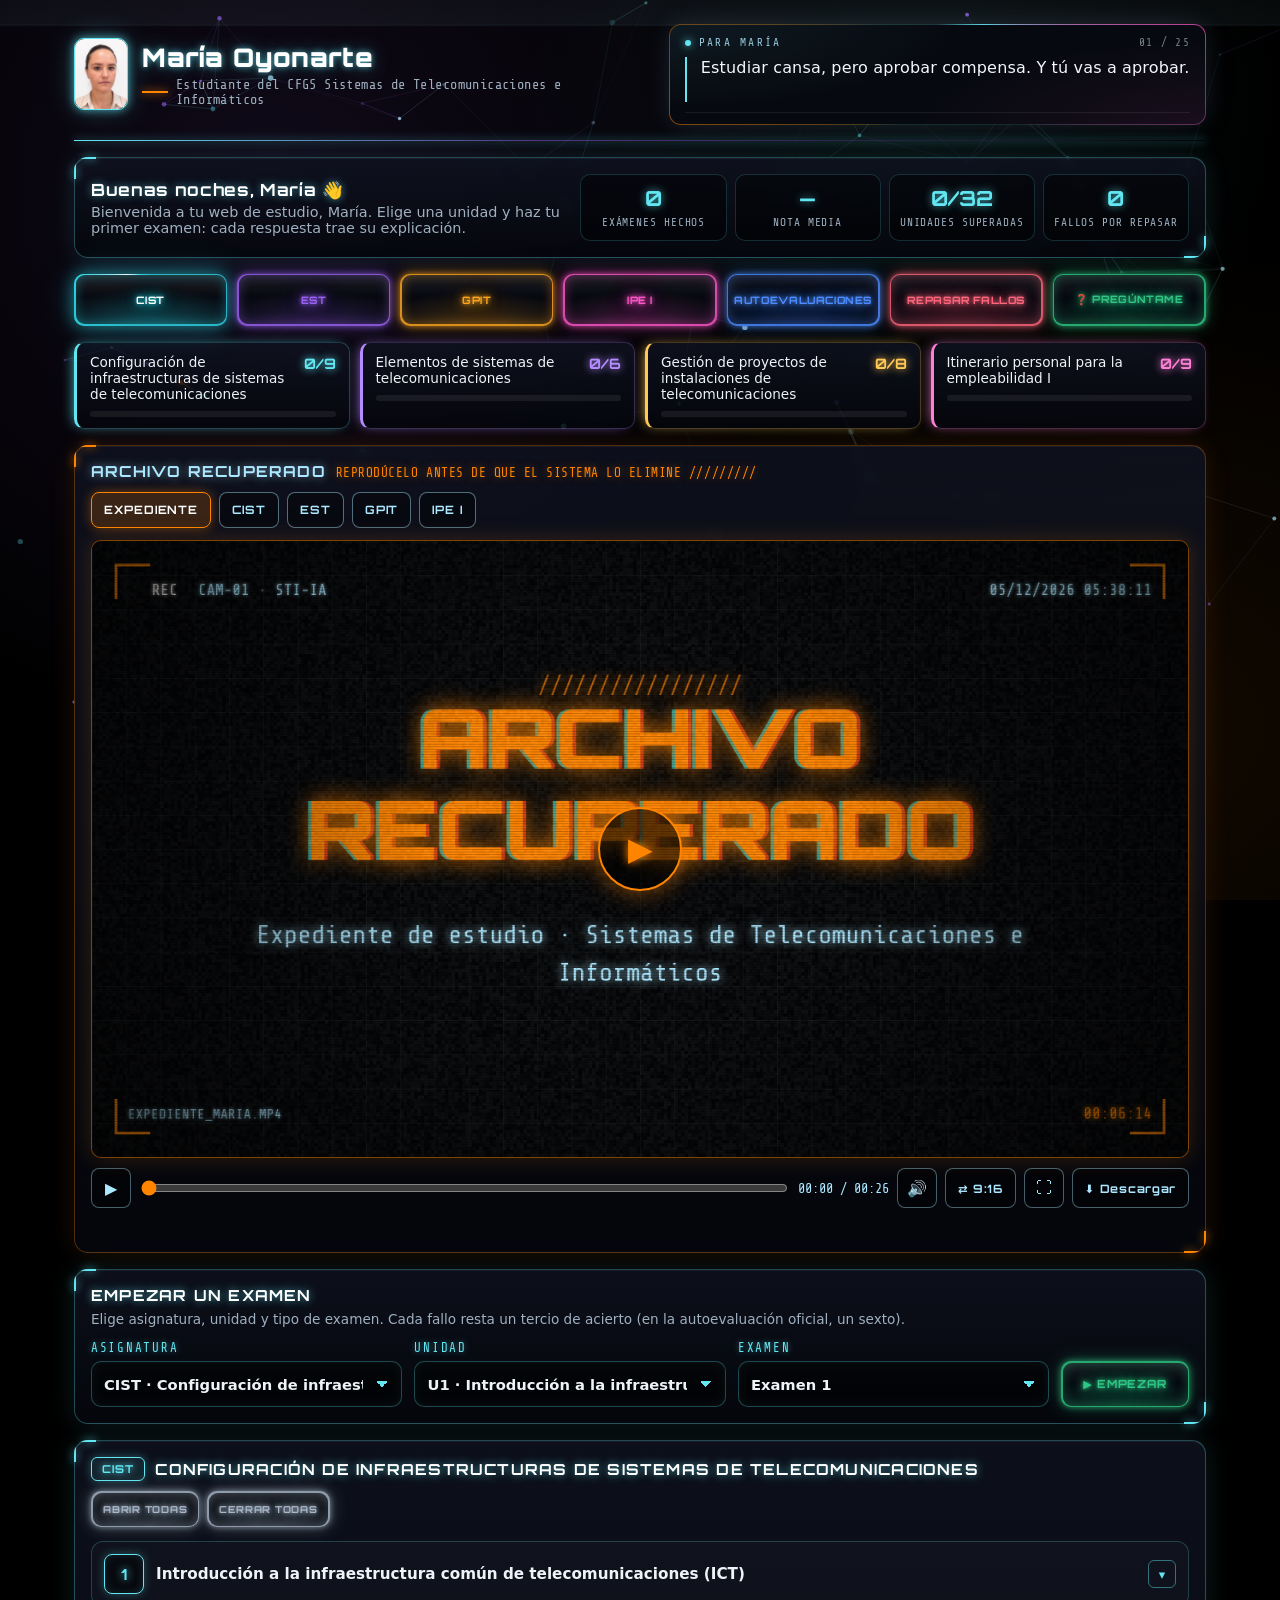
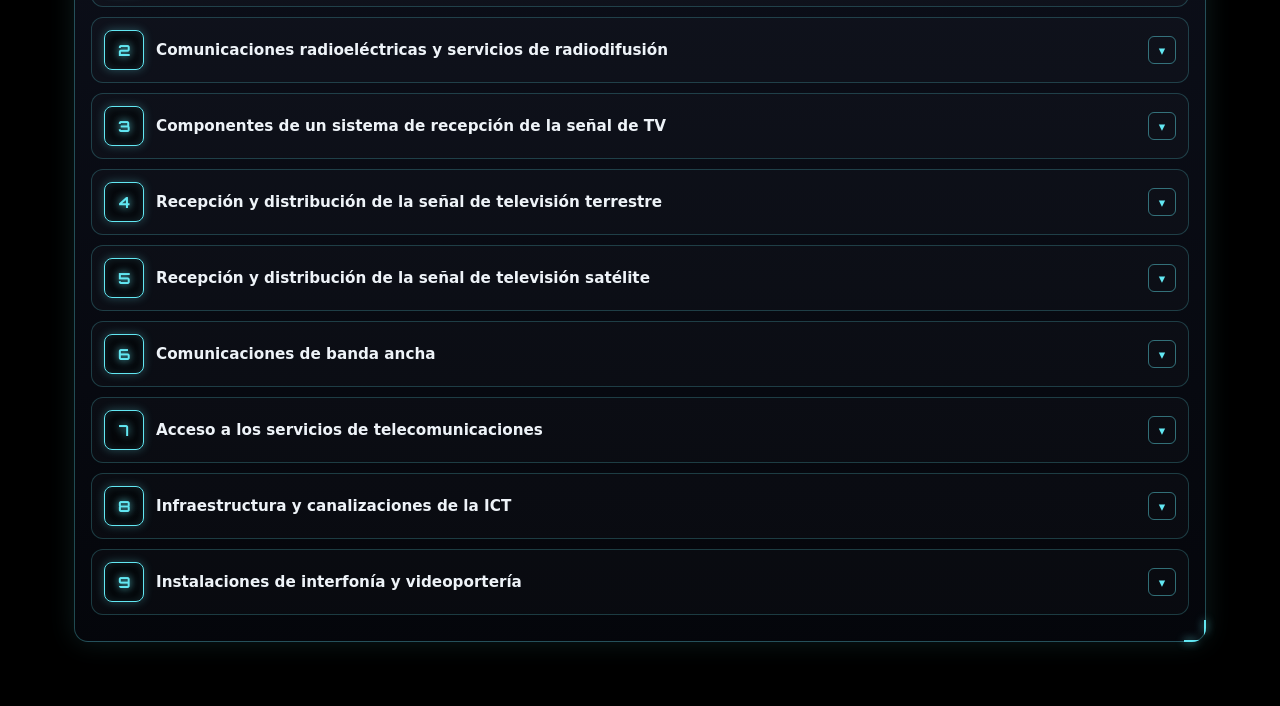
<file: index.html>
<!doctype html>
<html lang="es">
<head>
  <meta charset="utf-8">
  <meta name="viewport" content="width=device-width, initial-scale=1">
  <title>María Oyonarte · CFGS STI</title>
  <meta name="description" content="Tests de práctica del CFGS Sistemas de Telecomunicaciones e Informáticos">
  <meta name="theme-color" content="#160d1d">
  <link rel="icon" type="image/png" href="img/icono.png">
  <link rel="apple-touch-icon" href="img/icono-180.png">
  <link rel="preconnect" href="https://fonts.googleapis.com">
  <link rel="preconnect" href="https://fonts.gstatic.com" crossorigin>
  <link rel="stylesheet" href="https://fonts.googleapis.com/css2?family=Orbitron:wght@500;700;900&family=Share+Tech+Mono&display=swap">
  <link rel="stylesheet" href="styles.css?v=20261112f">
</head>
<body>
  <div class="envoltorio">
    <header class="cabecera">
      <img class="logo avatar" src="img/maria.jpg?v=2" alt="Foto de María Oyonarte" width="54" height="72">
      <div>
        <h1>María Oyonarte</h1>
        <p>Estudiante del CFGS Sistemas de Telecomunicaciones e Informáticos</p>
      </div>
      <aside id="animo" class="animo" aria-label="Mensajes de ánimo"></aside>
    </header>

    <section id="saludo" class="saludo" aria-live="polite"></section>

    <nav id="botonera" class="botonera" aria-label="Asignaturas y accesos"></nav>
    <section id="franja" class="franja" aria-label="Progreso por asignatura"></section>

    <section class="panel archivo" aria-labelledby="t-archivo">
      <h2 id="t-archivo"><span class="sello">Archivo recuperado</span> <span class="aviso-borrado">Reprodúcelo antes de que el sistema lo elimine <span aria-hidden="true">/////////</span></span></h2>
      <div id="cintas" class="cintas" role="group" aria-label="Elegir vídeo"></div>
      <div id="pantalla" class="pantalla">
        <canvas id="lienzo" width="1280" height="720" role="img" aria-label="Vídeo animado con tu progreso de estudio"></canvas>
        <button id="play-grande" class="play-grande" type="button" aria-label="Reproducir el vídeo">▶</button>
        <div id="fin" class="fin" hidden>
          <a id="fin-ir" class="neon c-naranja" href="#">▶ Empezar</a>
          <button id="fin-otra" class="neon c-gris" type="button">↺ Ver otra vez</button>
        </div>
      </div>
      <div class="mandos">
        <button id="v-play" class="mando" type="button" aria-label="Reproducir">▶</button>
        <input id="v-barra" type="range" min="0" max="1" step="0.01" value="0" aria-label="Posición del vídeo">
        <span id="v-tiempo" class="v-tiempo">00:00 / 00:00</span>
        <button id="v-sonido" class="mando" type="button" aria-label="Quitar sonido">🔊</button>
        <button id="v-formato" class="mando ancho" type="button">⇄ 9:16</button>
        <button id="v-completa" class="mando" type="button" aria-label="Pantalla completa">⛶</button>
        <button id="v-descargar" class="mando ancho" type="button">⬇ Descargar</button>
      </div>
      <p id="v-aviso" class="ayuda v-aviso" aria-live="polite"></p>
    </section>

    <section class="panel" aria-labelledby="t-lanzador">
      <h2 id="t-lanzador">Empezar un examen</h2>
      <p class="ayuda">Elige asignatura, unidad y tipo de examen. Cada fallo resta un tercio de acierto (en la autoevaluación oficial, un sexto).</p>
      <div class="lanzador">
        <label>Asignatura <select id="sel-modulo"></select></label>
        <label>Unidad <select id="sel-unidad"></select></label>
        <label>Examen <select id="sel-tipo"></select></label>
        <a id="empezar" class="neon c-verde" href="#"><span class="txt">▶ Empezar</span></a>
      </div>
    </section>

    <main id="app"></main>

  </div>
  <script src="data/indice.js?v=20261112f"></script>
  <script src="comun.js?v=20261112f"></script>
  <script src="app.js?v=20261112f"></script>
  <script src="videos.js?v=20261112f"></script>
  <script src="fondo.js?v=20261112f"></script>
  <script src="animo.js?v=20261112f"></script>
</body>
</html>
</file>
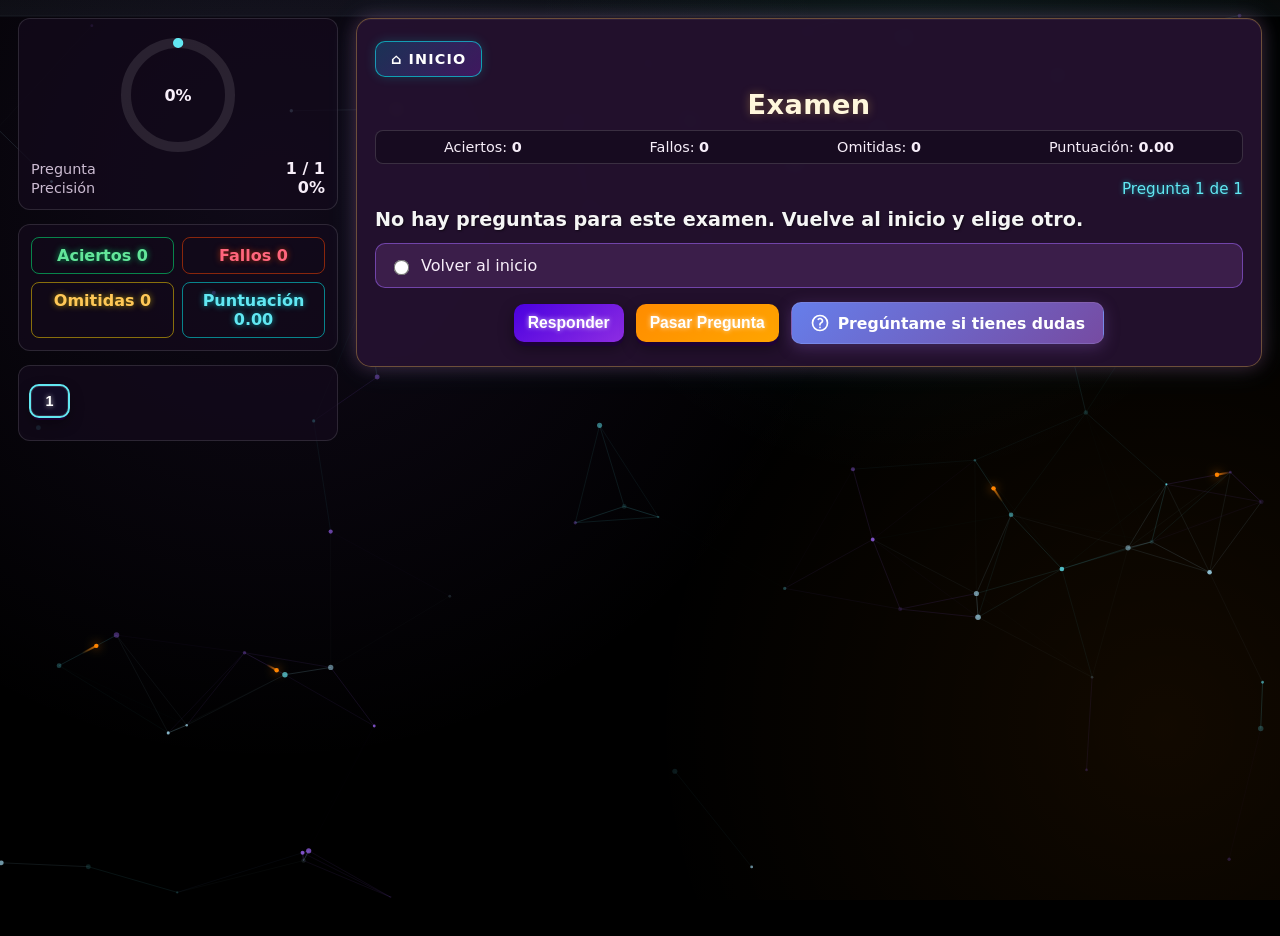
<file: examen.html>
﻿<!DOCTYPE html>
<html lang="es">
<head>
  <meta charset="UTF-8" />
  <meta name="viewport" content="width=device-width, initial-scale=1" />
  <title>Examen · CFGS STI</title>
  <link rel="icon" type="image/png" href="img/icono.png" />
  <link rel="apple-touch-icon" href="img/icono-180.png" />
    <style>
    
    /* General Setup & Mobile First */
    :root{ --bg:#120e26;--panel:rgba(15,12,41,.88);--text:#e0e0e0;--muted:#b9b9c6;--cyan:#00ffff;--magenta:#c0f;--violet:#8e2de2;--blue:#1e90ff;--amber:#ffd700;--orange:#ffa500;--green:#00ff7f;--red:#ff4500; --shadow:0 0 15px rgba(0,255,255,.3),0 0 25px rgba(75,0,130,.4) } body{background-image:linear-gradient(30deg,rgba(0,220,220,.06) 12%,transparent 12.5%,transparent 87%,rgba(0,220,220,.06) 87.5%,rgba(0,220,220,.06)),linear-gradient(90deg,rgba(0,220,220,.08) 12%,transparent 12.5%,transparent 87%,rgba(0,220,220,.08) 87.5%,rgba(0,220,220,.08)),linear-gradient(-30deg,rgba(0,220,220,.06) 12%,transparent 12.5%,transparent 87%,rgba(0,220,220,.06) 87.5%,rgba(0,220,220,.06));background-size:44px 76px;background-attachment:fixed;}
    html{scrollbar-width:none;scroll-behavior:smooth}
    html::-webkit-scrollbar,body::-webkit-scrollbar{display:none;width:0;height:0}
    aside#dashboard{scrollbar-width:none!important}aside#dashboard::-webkit-scrollbar{display:none!important}
    body{margin:0;padding:12px;background:var(--bg);color:var(--text);font-family:system-ui,-apple-system,Segoe UI,Roboto,Ubuntu,Cantarell,Noto Sans,sans-serif;min-height:100vh;display:flex;flex-direction:column;gap:18px;overflow-x:hidden}
    aside#dashboard{order:2;background:transparent;border:0;border-radius:0;box-shadow:none;backdrop-filter:none;padding:0;display:flex;flex-direction:column;gap:14px}
    aside#dashboard{scrollbar-width:thin;scrollbar-color:var(--cyan) rgba(10,8,30,.6)}aside#dashboard::-webkit-scrollbar{width:8px}aside#dashboard::-webkit-scrollbar-track{background:rgba(10,8,30,.6);border-radius:10px}aside#dashboard::-webkit-scrollbar-thumb{background-color:var(--cyan);border-radius:10px;border:2px solid transparent;background-clip:content-box}aside#dashboard::-webkit-scrollbar-thumb:hover{background-color:var(--violet)}
    .card{border:1px solid rgba(255,255,255,.12);border-radius:12px;padding:12px;background:rgba(10,8,30,.6)}
    .row{display:flex;gap:10px;align-items:center;justify-content:space-between}
    .muted{color:var(--muted);font-size:.9rem}
    .ring{width:120px;height:120px;margin:4px auto;position:relative}
    .ring svg{transform:rotate(-90deg);width:120px;height:120px;display:block}
    .ring .label{position:absolute;inset:0;display:grid;place-items:center;font-weight:800}
    .stat-grid{display:grid;grid-template-columns:1fr 1fr;gap:8px}
    .badge{border-radius:8px;padding:8px 10px;text-align:center;font-weight:800}
    .ok{color:var(--green);border:1px solid rgba(0,255,127,.5);text-shadow:0 0 6px rgba(0,255,127,.6)}
    .ko{color:var(--red);border:1px solid rgba(255,69,0,.5);text-shadow:0 0 6px rgba(255,69,0,.6)}
    .sk{color:var(--amber);border:1px solid rgba(255,215,0,.5);text-shadow:0 0 6px rgba(255,215,0,.6)}
    .sc{color:var(--cyan);border:1px solid rgba(0,255,255,.5);text-shadow:0 0 6px rgba(0,255,255,.6)}
    .controls{display:none !important} .settings{display:none!important}
    button{padding:10px 14px;font-size:.98rem;font-weight:800;border:none;border-radius:10px;color:#fff;cursor:pointer;transition:transform .15s,box-shadow .2s;text-shadow:0 0 5px rgba(255,255,255,.7);background:linear-gradient(145deg,#4a00e0,#8e2de2);box-shadow:0 4px 0 rgba(30,0,60,.8),0 6px 15px rgba(0,0,0,.4)}
    button:hover{transform:translateY(-2px);box-shadow:0 4px 0 rgba(30,0,60,.8),0 6px 20px rgba(0,0,0,.5),0 0 15px var(--magenta),0 0 25px var(--magenta)}
    .btn-blue{background:linear-gradient(145deg,#00bfff,#1e90ff)}.btn-amber{background:linear-gradient(145deg,#ff8c00,#ffa500)}.btn-red{background:linear-gradient(145deg,#ff4b2b,#ff416c)}
    main{order:1;display:flex;justify-content:center;align-items:flex-start}
    #quiz-container{background:var(--panel);padding:18px 14px;border-radius:15px;box-shadow:var(--shadow);border:1px solid rgba(255,255,255,.3);width:100%;backdrop-filter:blur(6px);box-sizing:border-box}
    h1{text-align:center;color:#fff;margin:0 0 8px;font-weight:900;letter-spacing:.4px;text-shadow:0 0 8px var(--primary-shadow,.7),0 0 12px var(--primary-shadow,.5);font-size:1.5rem;}
    #live-stats-container{display:flex;flex-wrap:wrap;justify-content:space-around;gap:8px;border:1px solid rgba(255,255,255,.15);border-radius:8px;background:rgba(10,8,30,.7);padding:8px;margin-bottom:16px;font-size:.9rem}
    #question-counter{font-size:.95rem;color:var(--cyan);text-align:right;margin:6px 0 10px;text-shadow:0 0 5px rgba(0,255,255,.5)}
    #question-text{font-size:1.1rem;font-weight:800;margin-bottom:12px;color:#f5f5f5;text-shadow:1px 1px 2px rgba(0,0,0,.5)}
    #options-container{display:grid;gap:10px;margin-bottom:10px}
    .option{display:flex;align-items:center;gap:10px;padding:12px 14px;border:1px solid rgba(75,0,130,.7);border-radius:10px;cursor:pointer;background:rgba(48,43,99,.6);transition:.2s}
    .option:hover{background:rgba(75,0,130,.7);border-color:var(--cyan);box-shadow:0 0 8px rgba(0,255,255,.4)}
    .option input[type=radio]{accent-color:var(--cyan);transform:scale(1.2)}
    #timer-bar{height:6px;border-radius:6px;background:rgba(255,255,255,.15);overflow:hidden;margin:6px 0 0}
    #timer-fill{height:100%;width:100%;background:linear-gradient(90deg,var(--cyan),var(--green));box-shadow:0 0 10px rgba(0,255,255,.6)}
    #feedback-container{margin-top:10px;padding:14px;border-radius:10px;font-weight:800;border:2px solid transparent;box-shadow:0 0 10px rgba(255,255,255,.15)}
    .feedback-correct{background:rgba(0,255,127,.12);border-color:var(--green);color:var(--green)}
    .feedback-incorrect{background:rgba(255,69,0,.12);border-color:var(--red);color:var(--red)}
    .feedback-skipped{background:rgba(255,215,0,.12);border-color:var(--amber);color:var(--amber)}
    .feedback-explanation{font-weight:600;margin-top:10px;font-size:.95rem;color:#f0f0f0;text-shadow:none}
    .feedback-fundamento{display:block;margin-top:6px}
    #navigation-buttons{display:flex;flex-wrap:wrap;justify-content:center;gap:12px;margin-top:14px;align-items:center;}
    .hidden{display:none!important}
    .option.disabled{cursor:default;background:rgba(60,60,60,.6)!important;color:#aaa!important;border-color:#555!important;box-shadow:none!important}
    #score-container{text-align:center;font-size:1.05rem;margin-top:10px;padding:18px;background:rgba(15,12,41,.9);border-radius:14px;border:1px solid var(--violet);box-shadow:0 0 15px rgba(142,45,226,.35)}
    #final-score{display:inline-block;font-size:3.8rem;line-height:1;font-weight:900;margin:10px 0;text-shadow:0 0 16px currentColor,0 0 28px rgba(129,199,132,.45)}
    #score-container p:has(#final-score){font-size:1.2rem;margin:14px 0 18px}
    #score-breakdown{margin-top:12px;text-align:left;font-size:.95rem;max-height:none;overflow:visible;border:1px solid rgba(255,255,255,.12);border-radius:8px;padding:10px}
    .navigator{display:grid;grid-template-columns:repeat(auto-fill,minmax(36px,1fr));gap:6px;margin:8px 0 12px}
    .pill{font-size:.9rem;padding:6px;border-radius:8px;text-align:center;border:1px solid rgba(255,255,255,.12);background:rgba(20,16,48,.6);color:var(--muted)}
    .pill.ok{color:var(--green);border-color:rgba(0,255,127,.4)}.pill.ko{color:var(--red);border-color:rgba(255,69,0,.4)}.pill.sk{color:var(--amber);border-color:rgba(255,215,0,.4)}.pill.cur{outline:2px solid var(--cyan);color:#fff}
    .toast{position:fixed;bottom:16px;right:16px;background:rgba(20,16,48,.95);color:var(--text);border:1px solid rgba(0,255,255,.35);border-radius:10px;padding:10px 12px;box-shadow:var(--shadow);z-index:99}
    #final-overlay{position:fixed;inset:0;background:radial-gradient(1200px 600px at 50% 10%,rgba(0,255,255,.25),transparent 60%),radial-gradient(1200px 600px at 50% 90%,rgba(193,53,132,.25),transparent 60%),rgba(8,6,24,.96);display:grid;place-items:center;z-index:200;padding:12px}
    #final-card{border:1px solid rgba(0,255,255,.5);border-radius:18px;padding:24px 16px;background:rgba(15,12,41,.88);box-shadow:0 0 30px rgba(0,255,255,.2),0 0 45px rgba(193,53,132,.18);text-align:center;max-width:720px;width:min(92%,720px)}
    #final-title{font-size:1.8rem;font-weight:900;letter-spacing:.4px;text-shadow:0 0 12px rgba(0,255,255,.7)}
    #final-score-big{font-size:3.5rem;font-weight:900;margin:6px 0 12px}
    #final-msg{color:var(--muted);margin-bottom:14px}
    #final-actions{display:flex;gap:10px;flex-wrap:wrap;justify-content:center}
    .grade-green{color:var(--green);text-shadow:0 0 18px rgba(0,255,127,.6)}.grade-cyan{color:var(--cyan);text-shadow:0 0 18px rgba(0,255,255,.6)}.grade-amber{color:var(--amber);text-shadow:0 0 18px rgba(255,215,0,.6)}.grade-red{color:var(--red);text-shadow:0 0 18px rgba(255,69,0,.6)}
    .confetti{position:fixed;top:-10px;width:8px;height:14px;opacity:.9;transform:rotate(15deg);z-index:201}
    @keyframes fallConfetti{to{transform:translateY(110vh) rotate(360deg)}}
    
    .option.option-correct{background:rgba(0,255,127,.15)!important;border-color:var(--green)!important;box-shadow:0 0 8px rgba(0,255,127,.5)!important}
    .option.option-incorrect{background:rgba(255,69,0,.15)!important;border-color:var(--red)!important}
    .breakdown-item{padding-bottom:12px;margin-bottom:12px;border-bottom:1px solid rgba(255,255,255,.1)}.breakdown-item:last-child{border-bottom:none;margin-bottom:0}
    .breakdown-item .q-text{font-weight:700;color:#fff;margin-bottom:8px}
    .breakdown-item .chosen-ans{color:var(--red)}
    .breakdown-item .correct-ans{color:var(--green)}
    .breakdown-item .explanation{font-size:.9rem;color:var(--muted);margin-top:8px;background:rgba(0,0,0,.2);padding:8px;border-radius:6px}
    #score-breakdown h3{margin:0 0 10px;color:var(--cyan);border-bottom:1px solid var(--cyan);padding-bottom:5px}



    .agente-test-toolbar{display:flex;justify-content:flex-start;margin:0 0 12px}
    .agente-home-link{display:inline-flex;align-items:center;gap:8px;padding:9px 15px;border:1px solid rgba(0,255,255,.55);border-radius:10px;color:#fff;text-decoration:none;font-size:.9rem;font-weight:850;letter-spacing:.08em;background:linear-gradient(135deg,rgba(0,191,255,.2),rgba(142,45,226,.28));box-shadow:0 0 12px rgba(0,255,255,.16);transition:transform .15s,box-shadow .2s,border-color .2s}
    .agente-home-link:hover{transform:translateY(-2px);border-color:var(--cyan);box-shadow:0 0 18px rgba(0,255,255,.4)}
    .agente-home-link:focus-visible{outline:2px solid var(--amber);outline-offset:3px}

    
    /* Help Button Styles - Inline and Elegant */
    .btn-help {
        background: linear-gradient(135deg, #667eea 0%, #764ba2 100%);
        color: #fff;
        padding: 10px 18px;
        border-radius: 10px;
        display: inline-flex;
        align-items: center;
        gap: 8px;
        box-shadow: 0 4px 15px rgba(118, 75, 162, 0.4);
        text-decoration: none;
        font-weight: 800;
        font-size: .98rem;
        transition: transform .2s, box-shadow .2s;
        border: 1px solid rgba(255,255,255,0.1);
        cursor: pointer;
    }
    .btn-help:hover {
        transform: translateY(-2px);
        box-shadow: 0 6px 20px rgba(118, 75, 162, 0.6);
        color: #fff;
    }
    .btn-help svg { width: 20px; height: 20px; }

    /* Desktop Layout */
    @media (min-width:980px){
        body{padding:18px;min-height:100vh;overflow-y:auto;display:grid;grid-template-columns:320px 1fr}
        aside#dashboard{order:initial;overflow-y:auto}
        main{order:initial}
        #quiz-container{padding:22px 18px}
        h1{font-size:1.7rem}
        #question-text{font-size:1.2rem}
        #final-card{padding:28px 24px}
        #final-title{font-size:2.2rem}
        #final-score-big{font-size:4rem}
    }
    
    @media print{body{background:none;display:block;padding:0}aside#dashboard{display:none}#quiz-container{box-shadow:none;border:0}#final-overlay{display:none!important}.btn-help{display:none}}
    #export-csv-final,#export-json-final,#ovl-export-csv,#ovl-export-json{display:none!important}

    :root{--bg:#1a2b23;--panel:rgba(18,30,22,.88);--text:#d5e0d8;--muted:#a0b0a8;--cyan:#66bb6a;--magenta:#81c784;--violet:#4caf50;--blue:#2e7d32;--amber:#a5d6a7;--orange:#ffb74d;--green:#81c784;--red:#e57373;--shadow:0 0 15px rgba(102,187,106,.3),0 0 25px rgba(46,125,50,.4);} body{background-image:radial-gradient(rgba(120, 200, 120, 0.1) 1px, transparent 1.2px);background-size: 15px 15px;background-attachment:fixed;}
  
    /* Identidad visual exclusiva para evaluaciones: ciruela, cian y ámbar. */
    :root{
      --bg:#160d1d;
      --panel:rgba(37,18,47,.94);
      --text:#f7eef9;
      --muted:#cbbbd1;
      --cyan:#62e7f2;
      --magenta:#ff55c8;
      --violet:#9b63f4;
      --blue:#4d8dff;
      --amber:#ffc857;
      --orange:#ff8a45;
      --green:#63e69a;
      --red:#ff667d;
      --shadow:0 0 18px rgba(255,85,200,.20),0 0 30px rgba(98,231,242,.14);
    }
    body{ background:#000; }
    /* Fondo negro animado (fondo.js) */
    #fondo-animado{position:fixed;inset:0;width:100%;height:100%;z-index:-1;pointer-events:none}
    @media print{#fondo-animado{display:none}}
    #quiz-container{
      border-color:rgba(255,200,87,.34);
      box-shadow:var(--shadow),inset 0 1px 0 rgba(255,255,255,.05);
    }
    h1{color:#fff7dc;text-shadow:0 0 10px rgba(255,200,87,.34);}
    #live-stats-container,.card{background:rgba(20,10,29,.72);}
    .option{
      background:rgba(70,37,86,.72);
      border-color:rgba(155,99,244,.56);
    }
    .option:hover{
      background:rgba(91,47,109,.82);
      border-color:var(--amber);
      box-shadow:0 0 10px rgba(255,200,87,.30);
    }
    #timer-fill{
      background:linear-gradient(90deg,var(--magenta),var(--amber));
      box-shadow:0 0 10px rgba(255,85,200,.42);
    }

  </style>
</head>
<body>
  <aside id="dashboard" aria-label="Panel de control del examen">
    <div class="card">
        <div class="ring" aria-hidden="true">
            <svg viewBox="0 0 120 120"><circle cx="60" cy="60" r="52" fill="none" stroke="rgba(255,255,255,.1)" stroke-width="10"></circle><circle id="ring-progress" cx="60" cy="60" r="52" fill="none" stroke="var(--cyan)" stroke-width="10" stroke-linecap="round" stroke-dasharray="327" stroke-dashoffset="327" style="filter:drop-shadow(0 0 6px var(--primary-shadow, .8))"></circle></svg>
            <div class="label"><span id="ring-label">0%</span></div>
        </div>
        <div class="row"><span class="muted">Pregunta</span><strong id="ring-step">1 / 0</strong></div>
        <div class="row"><span class="muted">Precisión</span><strong id="ring-acc">0%</strong></div>
</div>
    <div class="card">
      <div class="stat-grid">
        <div class="badge ok">Aciertos <span id="s-ok">0</span></div>
        <div class="badge ko">Fallos <span id="s-ko">0</span></div>
        <div class="badge sk">Omitidas <span id="s-sk">0</span></div>
        <div class="badge sc">Puntuación <span id="s-sc">0.00</span></div>
      </div>
    </div>
    <div class="card">
        <div id="mini-nav" class="navigator" aria-label="Estado de preguntas"></div>
    </div>
  </aside>

  <main>
    <section id="quiz-container" role="region" aria-label="Examen">
      <nav class="agente-test-toolbar" aria-label="Navegacion del test">
        <a class="agente-home-link" href="index.html" aria-label="Volver al inicio del plan de estudio">⌂ INICIO</a>
      </nav>
      <h1>Examen</h1>
      <p id="exam-sub" class="muted" style="text-align:center;margin:-2px 0 12px"></p>
      <div id="live-stats-container" aria-live="polite">
        <span class="stat-item">Aciertos: <strong id="live-correct" class="stat-correct">0</strong></span>
        <span class="stat-item">Fallos: <strong id="live-incorrect" class="stat-incorrect">0</strong></span>
        <span class="stat-item">Omitidas: <strong id="live-skipped" class="stat-skipped">0</strong></span>
        <span class="stat-item">Puntuación: <strong id="live-score" class="stat-score">0.00</strong></span>
      </div>
      <div id="question-counter"></div>
      <div id="question-text"></div>
      <div id="options-container" role="radiogroup" aria-label="Opciones de respuesta"></div>
      <div id="timer-bar" class="hidden"><div id="timer-fill"></div></div>
      <div id="feedback-container" class="hidden" aria-live="polite"></div>
      <div id="navigation-buttons">
        <button id="submit-btn">Responder</button>
        <button id="skip-btn" class="btn-amber">Pasar Pregunta</button>
        <button id="next-btn" class="hidden btn-blue">Siguiente Pregunta</button>
        <button id="restart-btn" class="hidden btn-blue">Reiniciar Examen</button>
        <a id="preguntame" href="#" target="_blank" rel="noopener" aria-label="Resolver dudas con IA" class="btn-help hidden">
          <svg xmlns="http://www.w3.org/2000/svg" fill="none" viewBox="0 0 24 24" stroke-width="2" stroke="currentColor" aria-hidden="true">
            <path stroke-linecap="round" stroke-linejoin="round" d="M9.879 7.519c1.171-1.025 3.071-1.025 4.242 0 1.172 1.025 1.172 2.687 0 3.712-.203.179-.43.326-.67.442-.745.361-1.45.999-1.45 1.827v.75M21 12a9 9 0 1 1-18 0 9 9 0 0 1 18 0Zm-9 5.25h.008v.008H12v-.008Z" />
          </svg>
          <span>Pregúntame si tienes dudas</span>
        </a>

      </div>
      <div id="score-container" class="hidden" aria-live="polite">
        <h2 id="titulo-final">¡Examen finalizado!</h2>
        <p id="mensaje-alumna" style="font-size:1.1rem;font-weight:700;color:#fff7dc;margin:6px 0 14px"></p>
        <p id="record" class="hidden" style="color:var(--amber);font-weight:800">🏆 ¡Nueva mejor nota en este examen!</p>
        <p>Aciertos: <strong id="counts-correct">0</strong></p>
        <p>Fallos: <strong id="counts-incorrect">0</strong></p>
        <p>Omitidas: <strong id="counts-skipped">0</strong></p>
        <p>Tu puntuación final es: <strong id="final-score">0.00</strong></p>
        <div id="score-breakdown"></div>
        <div style="margin-top:12px;display:flex;gap:8px;justify-content:center;flex-wrap:wrap">
          <button id="restart-btn-2">Reiniciar</button>
        </div>
      </div>
    </section>
  </main>

  <div id="final-overlay" class="hidden" role="dialog" aria-modal="true">
    <div id="final-card">
      <div id="final-title">Resultado del examen</div>
      <div id="final-score-big" class="grade-cyan">0.00</div>
      <div id="final-msg">Buen trabajo.</div>
      <div id="final-actions">
        <a class="agente-home-link" href="index.html">⌂ INICIO</a>
        <button id="ovl-restart" class="btn-red">Reiniciar</button>
        <button id="ovl-close">Cerrar</button>
      </div>
    </div>
  </div>

  <div id="toast" class="toast hidden" role="status"></div>
  <script src="data/indice.js?v=20261112b"></script>
  <script src="comun.js?v=20261112b"></script>
  <script src="fondo.js?v=20261112b"></script>
  <script>
    // Parámetros: ?u=M1_U01&t=1|2|azar|oficial|fallos. Se cargan los archivos de la unidad antes del examen.
    const PARAM = new URLSearchParams(location.search);
    const UNIDAD = PARAM.get("u") || "";
    const MODO = MODOS[PARAM.get("t")] ? PARAM.get("t") : "1";
    const ENCONTRADO = buscar(UNIDAD);
    if (ENCONTRADO && estaLista(UNIDAD)) {
      if (MODO !== "oficial") document.write('<script src="data/' + UNIDAD + '.js?v=' + VERSION + '"><\/script>');
      if (esOficial(UNIDAD) && (MODO === "oficial" || MODO === "fallos")) document.write('<script src="data/' + UNIDAD + '_oficial.js?v=' + VERSION + '"><\/script>');
    }
  </script>
  <script>

    // Cada pregunta guarda su "clave" para la lista de fallos: número en el banco normal, "o<n>" en la oficial.
    // Botón «Pregúntame»: solo se muestra si hay cuaderno configurado en comun.js.
    if(NOTEBOOK){const enlace=document.getElementById("preguntame"); enlace.href=NOTEBOOK; enlace.classList.remove("hidden");}
    function construirExamen(){
      if(!ENCONTRADO || !estaLista(UNIDAD)) return null;
      const banco=BANCO[UNIDAD]||[], oficial=BANCO[UNIDAD+"_oficial"]||[];
      const delBanco=i=>banco[i]&&{q:normalizar(banco[i]),clave:i};
      const delOficial=i=>oficial[i]&&{q:normalizar(oficial[i]),clave:"o"+i};
      let sel;
      if(MODO==="1") sel=banco.slice(0,POR_EXAMEN).map((_,i)=>delBanco(i));
      else if(MODO==="2") sel=banco.slice(POR_EXAMEN,POR_EXAMEN*2).map((_,i)=>delBanco(POR_EXAMEN+i));
      else if(MODO==="oficial") sel=oficial.map((_,i)=>delOficial(i));
      else if(MODO==="fallos") sel=(fallos()[UNIDAD]||[]).map(k=>String(k).startsWith("o")?delOficial(Number(String(k).slice(1))):delBanco(k)).filter(Boolean);
      else sel=barajar(banco.map((_,i)=>delBanco(i))).slice(0,POR_EXAMEN);
      if(MODO!=="oficial") sel=barajar(sel);
      if(!sel.length) return null;
      const {modulo,unidad}=ENCONTRADO;
      const titulo=modulo.codigo+" · U"+unidad.n+" · "+MODOS[MODO].toUpperCase();
      document.querySelector("h1").textContent=titulo;
      document.title=titulo+" · Examen Online";
      document.getElementById("exam-sub").textContent=unidad.titulo;
      document.querySelectorAll(".agente-home-link").forEach(a=>a.href="index.html#"+modulo.id);
      return sel.map(({q,clave},id)=>{
        const opciones=ordenarOpciones(q.o,q.c);
        return {id,clave,question:q.p,options:opciones.map(o=>o.texto),correctAnswer:opciones.findIndex(o=>o.correcta),explanation:q.e||""};
      });
    }

    

    let quizData=construirExamen()||[{question:"No hay preguntas para este examen. Vuelve al inicio y elige otro.",options:["Volver al inicio"],correctAnswer:0,explanation:""}];
    const settings={penaltyMode:"auto",customT:3,timerEnabled:false,timerSeconds:60,shuffleQ:false,shuffleO:false,autoExplain:true};
    const maxScore=10,totalQuestions=quizData.length,storageKey="exam-progress:"+document.title.toLowerCase().replace(/[^a-z0-9]+/gi,"-");
    const quizSignature=JSON.stringify(quizData.map(item=>({q:item.question,options:item.options,correct:item.correctAnswer})));
    let order=Array.from({length:totalQuestions},(_,index)=>index),currentQuestionIndex=0,correctCount=0,incorrectCount=0,skippedCount=0,results=[],qStartTime=null,countdown=null,timeLeft=settings.timerSeconds,reviewMode=false;
    const $=selector=>document.querySelector(selector),$$=selector=>Array.from(document.querySelectorAll(selector));

    const questionCounterEl=$("#question-counter"),questionTextEl=$("#question-text"),optionsContainerEl=$("#options-container"),feedbackContainerEl=$("#feedback-container"),submitBtn=$("#submit-btn"),skipBtn=$("#skip-btn"),nextBtn=$("#next-btn"),scoreContainerEl=$("#score-container"),finalScoreEl=$("#final-score"),correctCountsEl=$("#counts-correct"),incorrectCountsEl=$("#counts-incorrect"),skippedCountsEl=$("#counts-skipped"),finalOverlay=$("#final-overlay"),finalScoreBig=$("#final-score-big"),finalMsg=$("#final-msg");

    function toast(message,duration=1800){
      const node=$("#toast");
      if(!node) return;
      node.textContent=message;
      node.classList.remove("hidden");
      setTimeout(()=>node.classList.add("hidden"),duration);
    }
    function shuffleInPlace(items){
      for(let index=items.length-1;index>0;index--){
        const swap=Math.floor(Math.random()*(index+1));
        [items[index],items[swap]]=[items[swap],items[index]];
      }
    }
    function getPenaltyT(){
      return settings.penaltyMode==="manual"?Math.max(1,Number(settings.customT||3)):totalQuestions===30?3:totalQuestions===20?4:totalQuestions===10?6:3;
    }
    function computeLiveScore(){
      const raw=Math.max(0,correctCount-incorrectCount/getPenaltyT());
      return Math.min(maxScore,raw/totalQuestions*maxScore);
    }
    function currentQ(){return quizData[order[currentQuestionIndex]]}
    function currentOriginalIndex(){return order[currentQuestionIndex]}
    function normalizeExplanation(text){
      const clean=String(text||"").trim();
      return clean.replace(/^explicaci[oó]n:\s*/i,"");
    }
    function escapeHtml(value){
      return String(value).replace(/[&<>"']/g,char=>({"&":"&amp;","<":"&lt;",">":"&gt;",'"':"&quot;","'":"&#39;"}[char]));
    }
    function formatExplanation(text){
      return escapeHtml(normalizeExplanation(text)).replace(/fundamento:/gi,'<br><span class="feedback-fundamento"><strong>Fundamento:</strong></span>');
    }
    function getResultForQuestion(originalIndex){
      return results.find(result=>result.qIndex===originalIndex)||null;
    }
    function saveProgress(){
      try{
        localStorage.setItem(storageKey,JSON.stringify({signature:quizSignature,order,currentQuestionIndex,results,reviewMode}));
      }catch(error){}
    }
    function restoreProgress(){
      clearProgress();
      return false;
    }
    function clearProgress(){
      try{localStorage.removeItem(storageKey)}catch(error){}
    }
    function recalculateCounts(){
      correctCount=results.filter(result=>result.outcome==="ok").length;
      incorrectCount=results.filter(result=>result.outcome==="ko").length;
      skippedCount=results.filter(result=>result.outcome==="sk").length;
    }
    function updateRing(){
      const answered=correctCount+incorrectCount+skippedCount;
      const progress=Math.max(0,Math.min(1,answered/totalQuestions));
      const circumference=326.728;
      $("#ring-progress")?.setAttribute("stroke-dashoffset",(circumference-circumference*progress).toFixed(2));
      if($("#ring-label")) $("#ring-label").textContent=Math.round(100*progress)+"%";
      if($("#ring-step")) $("#ring-step").textContent=(currentQuestionIndex+1)+" / "+order.length;
      if($("#ring-acc")) $("#ring-acc").textContent=Math.round(100*(answered?correctCount/answered:0))+"%";
      if($("#ring-T")) $("#ring-T").textContent=getPenaltyT();
      if($("#ring-time")) $("#ring-time").textContent=settings.timerEnabled?String(timeLeft)+"s":"?";
    }
    function updateMiniNav(){
      const nav=$("#mini-nav");
      if(!nav) return;
      nav.innerHTML="";
      order.forEach((originalIndex,visibleIndex)=>{
        const pill=document.createElement("button");
        pill.type="button";
        pill.className="pill";
        pill.textContent=String(visibleIndex+1);
        pill.setAttribute("aria-label","Ir a la pregunta "+(visibleIndex+1));
        const result=getResultForQuestion(originalIndex);
        if(result) pill.classList.add(result.outcome==="ok"?"ok":result.outcome==="ko"?"ko":"sk");
        if(visibleIndex===currentQuestionIndex) pill.classList.add("cur");
        pill.addEventListener("click",()=>goToQuestion(visibleIndex));
        nav.appendChild(pill);
      });
    }
    function updateLiveStatsBars(){
      const score=computeLiveScore();
      $("#live-correct").textContent=correctCount;
      $("#live-incorrect").textContent=incorrectCount;
      $("#live-skipped").textContent=skippedCount;
      $("#live-score").textContent=score.toFixed(2);
      $("#s-ok").textContent=correctCount;
      $("#s-ko").textContent=incorrectCount;
      $("#s-sk").textContent=skippedCount;
      $("#s-sc").textContent=score.toFixed(2);
    }
    function prepareQuestionOptions(question){
      if(!question._order){
        question._order=question.options.map((_,index)=>index);
        if(settings.shuffleO) shuffleInPlace(question._order);
      }
      return question._order;
    }
    function selectedVisibleIndex(){
      const checked=$('#options-container input[name="answer"]:checked');
      return checked?Number(checked.value):null;
    }
    function disableOptions(){
      $$('#options-container input[type="radio"]').forEach(input=>input.disabled=true);
      $$("#options-container .option").forEach(option=>option.classList.add("disabled"));
    }
    function applyStoredResult(){
      const result=getResultForQuestion(currentOriginalIndex());
      if(!result) return false;
      const visibleChosen=result.chosen==null?null:currentQ()._order.indexOf(result.chosen);
      if(visibleChosen!==null && visibleChosen>=0){
        const input=$("#opt"+visibleChosen);
        if(input) input.checked=true;
      }
      showFeedback(result.outcome==="ok",result.outcome==="sk",visibleChosen,false);
      return true;
    }
    function loadQuestion(){
      questionCounterEl.classList.remove("hidden");
      questionTextEl.classList.remove("hidden");
      optionsContainerEl.classList.remove("hidden");
      $("#navigation-buttons").classList.remove("hidden");
      scoreContainerEl.classList.add("hidden");
      feedbackContainerEl.className="hidden";
      feedbackContainerEl.textContent="";
      const question=currentQ();
      questionCounterEl.textContent="Pregunta "+(currentQuestionIndex+1)+" de "+order.length;
      questionTextEl.textContent=question.question;
      optionsContainerEl.innerHTML="";
      prepareQuestionOptions(question).forEach((optionIndex,visibleIndex)=>{
        const option=document.createElement("div");
        option.className="option";
        const input=document.createElement("input");
        input.type="radio";
        input.name="answer";
        input.value=String(visibleIndex);
        input.id="opt"+visibleIndex;
        const label=document.createElement("label");
        label.htmlFor=input.id;
        label.textContent=question.options[optionIndex];
        option.append(input,label);
        option.addEventListener("click",event=>{
          if(event.target!==input && event.target!==label && !input.disabled) input.checked=true;
        });
        optionsContainerEl.appendChild(option);
      });
      submitBtn.classList.remove("hidden");
      skipBtn.classList.remove("hidden");
      nextBtn.classList.add("hidden");
      submitBtn.disabled=false;
      skipBtn.disabled=false;
      nextBtn.disabled=true;
      qStartTime=performance.now();
      const alreadyAnswered=applyStoredResult();
      if(alreadyAnswered){
        submitBtn.classList.add("hidden");
        skipBtn.classList.add("hidden");
        nextBtn.classList.remove("hidden");
        nextBtn.disabled=false;
      }
      updateMiniNav();
      updateRing();
      updateLiveStatsBars();
      saveProgress();
    }
    function commitResult(outcome,visibleChoice=null){
      const originalIndex=currentOriginalIndex();
      const question=quizData[originalIndex];
      const chosen=visibleChoice!==null?(question._order?question._order[visibleChoice]:visibleChoice):null;
      const seconds=qStartTime?Math.max(0,Math.round((performance.now()-qStartTime)/1000)):null;
      const existing=results.findIndex(result=>result.qIndex===originalIndex);
      const entry={qIndex:originalIndex,outcome,chosen,correct:question.correctAnswer,time:seconds};
      if(existing>=0) results[existing]=entry;
      else results.push(entry);
      recalculateCounts();
      saveProgress();
    }
    function showFeedback(correct,skipped=false,visibleChoice=null,shouldDisable=true){
      const question=currentQ();
      feedbackContainerEl.classList.remove("hidden","feedback-correct","feedback-incorrect","feedback-skipped");
      let headline="";
      if(skipped){feedbackContainerEl.classList.add("feedback-skipped");headline="Pregunta omitida."}
      else if(correct){feedbackContainerEl.classList.add("feedback-correct");headline="¡Correcto!"}
      else{feedbackContainerEl.classList.add("feedback-incorrect");headline="Incorrecto."}
      if(shouldDisable) disableOptions();
      const correctVisible=question._order.indexOf(question.correctAnswer);
      const correctNode=document.querySelector("#opt"+correctVisible);
      if(correctNode) correctNode.parentElement.classList.add("option-correct");
      if(!correct && !skipped && visibleChoice!==null){
        const wrongNode=document.querySelector("#opt"+visibleChoice);
        if(wrongNode) wrongNode.parentElement.classList.add("option-incorrect");
      }
      const explanation=document.createElement("div");
      explanation.className="feedback-explanation";
      let html="<strong>"+headline+"</strong>";
      if(skipped) html+="<br><strong>Respuesta correcta:</strong> "+escapeHtml(question.options[question.correctAnswer]);
      const body=formatExplanation(question.explanation);
      feedbackContainerEl.innerHTML=html;
      if(body){
        explanation.innerHTML="<strong>Explicación:</strong> "+body;
        feedbackContainerEl.appendChild(explanation);
      }
      submitBtn.classList.add("hidden");
      skipBtn.classList.add("hidden");
      nextBtn.classList.remove("hidden");
      nextBtn.disabled=false;
      updateMiniNav();
      updateRing();
      updateLiveStatsBars();
    }
    function submitAnswer(){
      const choice=selectedVisibleIndex();
      if(choice===null){alert("Por favor, selecciona una respuesta.");return}
      submitBtn.disabled=true;
      skipBtn.disabled=true;
      const question=currentQ();
      const realChoice=question._order?question._order[choice]:choice;
      const correct=realChoice===question.correctAnswer;
      commitResult(correct?"ok":"ko",choice);
      showFeedback(correct,false,choice);
    }
    function skipQuestion(){
      submitBtn.disabled=true;
      skipBtn.disabled=true;
      commitResult("sk",null);
      showFeedback(false,true,null);
    }
    function goToQuestion(index){
      if(index<0 || index>=order.length) return;
      currentQuestionIndex=index;
      loadQuestion();
    }
    function nextQuestion(){
      nextBtn.disabled=true;
      if(currentQuestionIndex<order.length-1){
        currentQuestionIndex++;
        loadQuestion();
      }else{
        showFinalScore();
      }
    }
    function gradeClass(score){
      return score>=5?"grade-green":"grade-red";
    }
    function showFinalScore(){
      const score=computeLiveScore();
      questionTextEl.textContent="";
      optionsContainerEl.innerHTML="";
      $("#timer-bar").classList.add("hidden");
      questionCounterEl.textContent="";
      feedbackContainerEl.className="hidden";
      finalScoreEl.textContent=score.toFixed(2);
      finalScoreEl.classList.remove("grade-green","grade-red","grade-cyan","grade-amber");
      finalScoreEl.classList.add(gradeClass(score));
      correctCountsEl.textContent=correctCount;
      incorrectCountsEl.textContent=incorrectCount;
      skippedCountsEl.textContent=skippedCount;
      questionCounterEl.classList.add("hidden");
      questionTextEl.classList.add("hidden");
      optionsContainerEl.classList.add("hidden");
      $("#navigation-buttons").classList.add("hidden");
      scoreContainerEl.classList.remove("hidden");
      $("#restart-btn-2").onclick=restartQuiz;
      renderReview();
      updateRing();
      finalScoreBig.textContent=score.toFixed(2);
      finalScoreBig.className="";
      finalScoreBig.classList.add(gradeClass(score));
      finalMsg.textContent=mensajeNota(score);
      $("#titulo-final").textContent="¡Examen terminado, "+ALUMNA.nombre+"!";
      $("#mensaje-alumna").textContent=mensajeNota(score);
      finalOverlay.classList.add("hidden");
      confettiBurst(120);
      $("#record").classList.toggle("hidden",!guardarEnNavegador(score));
      saveProgress();
    }
    function renderReview(filter="all"){
      const box=$("#score-breakdown");
      const statusText={ok:"Bien",ko:"Mal",sk:"Sin contestar",pending:"Sin contestar"};
      const statusClass={ok:"ok",ko:"ko",sk:"sk",pending:"sk"};
      const allRows=quizData.map((question,index)=>{
        const result=results.find(item=>item.qIndex===index);
        return {question,index,result,outcome:result?result.outcome:"pending"};
      });
      const visibleRows=filter==="all"?allRows:allRows.filter(row=>row.outcome===filter || (filter==="sk" && row.outcome==="pending"));
      const totals={
        ok:allRows.filter(row=>row.outcome==="ok").length,
        ko:allRows.filter(row=>row.outcome==="ko").length,
        sk:allRows.filter(row=>row.outcome==="sk" || row.outcome==="pending").length
      };
      let html='<h3>Repaso completo de preguntas:</h3>';
      html+='<div style="display:flex;gap:8px;justify-content:center;flex-wrap:wrap;margin:8px 0 12px">';
      html+='<button class="review-filter btn-blue" data-filter="all">Todas ('+allRows.length+')</button>';
      html+='<button class="review-filter" data-filter="ok">Bien ('+totals.ok+')</button>';
      html+='<button class="review-filter btn-red" data-filter="ko">Mal ('+totals.ko+')</button>';
      html+='<button class="review-filter btn-amber" data-filter="sk">Sin contestar ('+totals.sk+')</button>';
      html+='</div>';
      html+='<p class="muted" style="text-align:center;margin:6px 0 12px">Acierto: '+Math.round(totals.ok/quizData.length*100)+'% · Fallos: '+Math.round(totals.ko/quizData.length*100)+'% · Sin contestar: '+Math.round(totals.sk/quizData.length*100)+'%</p>';
      visibleRows.forEach(({question,index,result,outcome})=>{
        const chosen=result&&result.chosen!==null?question.options[result.chosen]:"No respondida";
        const correctIndex=result?result.correct:question.correctAnswer;
        const correct=question.options[correctIndex];
        html+='<div class="breakdown-item"><p class="q-text"><span class="pill '+statusClass[outcome]+'">'+statusText[outcome]+'</span> <strong>Pregunta '+(index+1)+':</strong> '+escapeHtml(question.question)+'</p><p class="chosen-ans"><strong>Tu respuesta:</strong> '+escapeHtml(chosen)+'</p><p class="correct-ans"><strong>Respuesta correcta:</strong> '+escapeHtml(correct)+'</p><p class="explanation"><strong>Explicación:</strong> '+formatExplanation(question.explanation)+'</p></div>';
      });
      if(!visibleRows.length) html+='<p style="text-align:center; padding: 20px 0;">No hay preguntas en este filtro.</p>';
      html+='<div style="text-align:center;margin-top:12px;display:flex;gap:8px;justify-content:center;flex-wrap:wrap">';
      if(totals.ko) html+='<button class="retry-mode btn-blue" data-mode="ko">Repetir solo falladas</button>';
      if(totals.sk) html+='<button class="retry-mode btn-amber" data-mode="sk">Repetir omitidas</button>';
      if(totals.ko || totals.sk) html+='<button class="retry-mode" data-mode="ko-sk">Repetir falladas + omitidas</button>';
      html+='<button id="export-review-html" class="btn-blue">Exportar resumen HTML</button>';
      html+='</div>';
      box.innerHTML=html;
      $$(".review-filter").forEach(button=>button.addEventListener("click",()=>renderReview(button.dataset.filter)));
      $$(".retry-mode").forEach(button=>button.addEventListener("click",()=>startReviewMode(button.dataset.mode)));
      $("#export-review-html")?.addEventListener("click",exportReviewHtml);
    }
    function startReviewMode(mode){
      const selected=quizData.map((_,index)=>index).filter(index=>{
        const result=results.find(item=>item.qIndex===index);
        const outcome=result?result.outcome:"sk";
        return mode==="ko"?outcome==="ko":mode==="sk"?outcome==="sk":outcome==="ko"||outcome==="sk";
      });
      if(!selected.length){toast("No hay preguntas para repetir en ese modo.");return}
      order=selected;
      results=[];
      currentQuestionIndex=0;
      reviewMode=true;
      recalculateCounts();
      scoreContainerEl.classList.add("hidden");
      questionTextEl.parentElement.classList.remove("hidden");
      finalOverlay.classList.add("hidden");
      loadQuestion();
      toast("Modo repaso iniciado.");
    }
    function startFailedOnly(){
      const failed=results.filter(result=>result.outcome==="ko").map(result=>result.qIndex);
      if(!failed.length){toast("No hay falladas para repetir.");return}
      order=failed;
      results=[];
      currentQuestionIndex=0;
      reviewMode=true;
      recalculateCounts();
      scoreContainerEl.classList.add("hidden");
      questionTextEl.parentElement.classList.remove("hidden");
      finalOverlay.classList.add("hidden");
      loadQuestion();
      toast("Modo repaso: solo falladas.");
    }
    function restartQuiz(){
      if(!confirm("¿Reiniciar el examen y borrar el progreso guardado?")) return;
      currentQuestionIndex=0;
      results=[];
      order=Array.from({length:quizData.length},(_,index)=>index);
      reviewMode=false;
      if(settings.shuffleQ) shuffleInPlace(order);
      recalculateCounts();
      clearProgress();
      scoreContainerEl.classList.add("hidden");
      questionTextEl.parentElement.classList.remove("hidden");
      finalOverlay.classList.add("hidden");
      loadQuestion();
      updateLiveStatsBars();
      updateRing();
    }
    function exportResults(){
      const data={title:document.title,date:new Date().toISOString(),score:computeLiveScore(),correctCount,incorrectCount,skippedCount,results};
      const blob=new Blob([JSON.stringify(data,null,2)],{type:"application/json"});
      const url=URL.createObjectURL(blob);
      const link=document.createElement("a");
      link.href=url;
      link.download="resultado-examen.json";
      link.click();
      URL.revokeObjectURL(url);
    }
    function buildReviewRows(){
      const statusText={ok:"Bien",ko:"Mal",sk:"Sin contestar",pending:"Sin contestar"};
      return quizData.map((question,index)=>{
        const result=results.find(item=>item.qIndex===index);
        const outcome=result?result.outcome:"pending";
        const chosen=result&&result.chosen!==null?question.options[result.chosen]:"No respondida";
        const correctIndex=result?result.correct:question.correctAnswer;
        return {number:index+1,status:statusText[outcome],question:question.question,chosen,correct:question.options[correctIndex],explanation:normalizeExplanation(question.explanation)};
      });
    }
    function exportReviewHtml(){
      const rows=buildReviewRows();
      const score=computeLiveScore().toFixed(2);
      const body=rows.map(row=>'<section><h2>Pregunta '+row.number+' · '+escapeHtml(row.status)+'</h2><p><strong>Pregunta:</strong> '+escapeHtml(row.question)+'</p><p><strong>Tu respuesta:</strong> '+escapeHtml(row.chosen)+'</p><p><strong>Respuesta correcta:</strong> '+escapeHtml(row.correct)+'</p><p><strong>Explicación:</strong> '+escapeHtml(row.explanation)+'</p></section>').join("");
      const documentHtml='<!DOCTYPE html><html lang="es"><head><meta charset="UTF-8"><title>Resumen del examen</title><style>body{font-family:Arial,sans-serif;line-height:1.45;margin:24px;color:#172033}section{border-bottom:1px solid #ddd;padding:12px 0}h1{margin-bottom:4px}h2{font-size:1.05rem}</style></head><body><h1>'+escapeHtml(document.title)+'</h1><p><strong>Nota:</strong> '+score+' · <strong>Aciertos:</strong> '+correctCount+' · <strong>Fallos:</strong> '+incorrectCount+' · <strong>Sin contestar:</strong> '+skippedCount+'</p>'+body+'</body></html>';
      const blob=new Blob([documentHtml],{type:"text/html"});
      const url=URL.createObjectURL(blob);
      const link=document.createElement("a");
      link.href=url;
      link.download="resumen-examen.html";
      link.click();
      URL.revokeObjectURL(url);
    }
    function hasActiveProgress(){
      const answered=correctCount+incorrectCount+skippedCount;
      return answered>0 && answered<totalQuestions;
    }
    function confettiBurst(amount=100){
      for(let index=0;index<amount;index++){
        const piece=document.createElement("div");
        piece.className="confetti";
        piece.style.left=100*Math.random()+"vw";
        piece.style.background="hsl("+Math.floor(360*Math.random())+",90%,60%)";
        piece.style.animation="fallConfetti "+(3+2*Math.random())+"s linear forwards";
        piece.style.width=6+6*Math.random()+"px";
        piece.style.height=10+10*Math.random()+"px";
        piece.style.transform="rotate("+360*Math.random()+"deg)";
        document.body.appendChild(piece);
        setTimeout(()=>piece.remove(),6000);
      }
    }
    document.getElementById("submit-btn").addEventListener("click",submitAnswer);
    document.getElementById("skip-btn").addEventListener("click",skipQuestion);
    document.getElementById("next-btn").addEventListener("click",nextQuestion);
    document.getElementById("ovl-restart").addEventListener("click",restartQuiz);
    document.getElementById("ovl-close").addEventListener("click",()=>finalOverlay.classList.add("hidden"));
    document.addEventListener("keydown",event=>{
      const key=event.key.toLowerCase();
      if(key==="enter") document.getElementById("submit-btn").classList.contains("hidden")?document.getElementById("next-btn").classList.contains("hidden")||nextQuestion():submitAnswer();
      else if(key==="s" && !document.getElementById("skip-btn").classList.contains("hidden")) skipQuestion();
      else if(key==="n" && !document.getElementById("next-btn").classList.contains("hidden")) nextQuestion();
      else if(key==="r" && !document.getElementById("score-container").classList.contains("hidden")) restartQuiz();
      else if(key==="arrowleft") goToQuestion(currentQuestionIndex-1);
      else if(key==="arrowright") goToQuestion(currentQuestionIndex+1);
      else if(/^[1-4]$/.test(key)){
        const input=document.querySelector("#opt"+(Number(key)-1));
        if(input && !input.disabled) input.checked=true;
      }
    });
    window.addEventListener("beforeunload",event=>{
      if(!hasActiveProgress()) return;
      event.preventDefault();
      event.returnValue="";
    });

    






    // Nota máxima por examen (no en los repasos) y lista de fallos de la unidad: se añaden las falladas
    // u omitidas y se quitan las acertadas. Es lo que muestra la página de inicio.
    // Devuelve true si se ha superado una nota anterior (para felicitar el récord).
    function guardarEnNavegador(score){
      if(!ENCONTRADO || !quizData[0] || quizData[0].clave===undefined) return false;
      let record=false;
      if(!reviewMode && MODO!=="fallos"){
        const notas=mejores(), clave=UNIDAD+"/"+MODO;
        record=clave in notas && score>notas[clave];
        if(!(clave in notas) || score>notas[clave]){notas[clave]=score; almacen.guardar("sti-mejores",notas);}
      }
      const todos=fallos(), lista=new Set(todos[UNIDAD]||[]);
      order.forEach(i=>{
        const r=results.find(x=>x.qIndex===i), clave=quizData[i].clave;
        if(r && r.outcome==="ok") lista.delete(clave); else lista.add(clave);
      });
      todos[UNIDAD]=[...lista];
      almacen.guardar("sti-fallos",todos);
      return record;
    }

    document.addEventListener("DOMContentLoaded",()=>{
      if(settings.shuffleQ) shuffleInPlace(order);
      restoreProgress();
      loadQuestion();
      updateLiveStatsBars();
      updateRing();
      const finalActions=$("#final-actions");
      if(finalActions && !$("#ovl-export-json")){
        const button=document.createElement("button");
        button.id="ovl-export-json";
        button.textContent="Exportar resultado";
        button.addEventListener("click",exportResults);
        finalActions.appendChild(button);
      }
    });

  </script>
</body>
</html>
</file>
<file: styles.css>
/* Página de inicio · estilo futurista de neón sobre negro (cristal oscuro, bordes de neón, letra Orbitron).
   Cada panel tiene un color de acento (--acento): cian por defecto, el de la asignatura o naranja en los vídeos.
   Mobile first. */
:root {
  --bg: #000;
  --text: #eef3f8;
  --muted: #9fb0c0;
  --cyan: #62e7f2;
  --hielo: #ace8ff;
  --nar: #ff8400;
  --magenta: #ff55c8;
  --violet: #9b63f4;
  --blue: #4d8dff;
  --amber: #ffc857;
  --green: #63e69a;
  --red: #ff667d;
  --line: rgba(172, 232, 255, .14);
  --cristal: linear-gradient(180deg, rgba(16, 20, 34, .78), rgba(5, 7, 13, .86));
  --tit: "Orbitron", system-ui, sans-serif;
  --mono: "Share Tech Mono", ui-monospace, Consolas, monospace;
  color-scheme: dark;
}
* { box-sizing: border-box; }
html { scroll-behavior: smooth; scrollbar-width: none; -ms-overflow-style: none; }
/* Sin barra de desplazamiento visible (se sigue pudiendo bajar con la rueda o el dedo) */
html::-webkit-scrollbar, body::-webkit-scrollbar { display: none; width: 0; height: 0; }
body {
  margin: 0;
  min-height: 100vh;
  color: var(--text);
  font-family: system-ui, -apple-system, "Segoe UI", Roboto, Ubuntu, sans-serif;
  background: var(--bg);
  overflow-x: hidden;
}
a { color: inherit; }
.envoltorio { width: min(1180px, 100%); margin: 0 auto; padding: 14px 16px 40px; }

/* ---------- Cabecera ---------- */
.cabecera { position: relative; display: flex; align-items: center; gap: 14px; padding: 6px 0 16px; }
.cabecera::after { content: ""; position: absolute; left: 0; right: 0; bottom: 0; height: 1px; background: linear-gradient(90deg, var(--cyan), rgba(155, 99, 244, .5) 40%, transparent); box-shadow: 0 0 8px var(--cyan); }
.cabecera h1 { margin: 0; font: 900 1.15rem/1.2 var(--tit); letter-spacing: .04em; color: #fff; text-shadow: 0 0 6px rgba(98, 231, 242, .7), 0 0 20px rgba(98, 231, 242, .35); }
.cabecera > div > p { margin: 5px 0 0; color: var(--muted); font: .85rem var(--mono); letter-spacing: .03em; display: flex; align-items: center; gap: 8px; }
.cabecera > div > p::before { content: ""; flex: none; width: 26px; height: 2px; background: var(--nar); box-shadow: 0 0 8px var(--nar); }
/* Foto de María */
.avatar { flex: none; width: 54px; height: 72px; border-radius: 10px; object-fit: cover; object-position: center top; background: #0b0e16; border: 1.5px solid var(--cyan); box-shadow: 0 0 10px rgba(98, 231, 242, .7), 0 0 28px rgba(98, 231, 242, .25); }

/* ---------- Paneles de cristal con esquinas de neón ---------- */
.panel, .saludo {
  --acento: var(--color, var(--cyan));
  position: relative; margin-bottom: 16px; padding: 16px; border-radius: 14px;
  background: var(--cristal);
  border: 1px solid color-mix(in srgb, var(--acento) 30%, transparent);
  box-shadow: inset 0 1px 0 rgba(255, 255, 255, .05), 0 0 26px color-mix(in srgb, var(--acento) 12%, transparent);
  backdrop-filter: blur(6px); -webkit-backdrop-filter: blur(6px);
}
/* Esquinas en «L» como el marco de una cámara */
.panel::before, .saludo::before {
  content: ""; position: absolute; inset: -1px; border-radius: inherit; pointer-events: none;
  --l: linear-gradient(var(--acento), var(--acento));
  background:
    var(--l) top left / 22px 2px no-repeat, var(--l) top left / 2px 22px no-repeat,
    var(--l) bottom right / 22px 2px no-repeat, var(--l) bottom right / 2px 22px no-repeat;
  filter: drop-shadow(0 0 4px var(--acento));
}
.panel h2 { margin: 0 0 6px; font: 700 .95rem/1.3 var(--tit); letter-spacing: .08em; text-transform: uppercase; color: #fff; text-shadow: 0 0 8px color-mix(in srgb, var(--acento) 70%, transparent); }
.panel .ayuda { margin: 0 0 14px; color: var(--muted); font-size: .85rem; }

/* ---------- Saludo personalizado ---------- */
.saludo { display: grid; gap: 12px; margin-top: 16px; }
.saludo h2 { margin: 0 0 4px; font: 700 1.05rem var(--tit); letter-spacing: .04em; color: #fff; text-shadow: 0 0 8px rgba(98, 231, 242, .6); }
.saludo p { margin: 0; color: var(--muted); font-size: .9rem; }
.cifras { display: grid; grid-template-columns: repeat(2, minmax(0, 1fr)); gap: 8px; }
.cifra { padding: 10px; border-radius: 10px; text-align: center; background: rgba(0, 0, 0, .45); border: 1px solid rgba(98, 231, 242, .18); }
.cifra strong { display: block; font: 700 1.3rem var(--tit); color: var(--cyan); text-shadow: 0 0 8px rgba(98, 231, 242, .7); }
.cifra span { font: .7rem var(--mono); letter-spacing: .08em; text-transform: uppercase; color: var(--muted); }
@media (min-width: 640px) { .saludo { grid-template-columns: 1fr auto; align-items: center; } .cifras { grid-template-columns: repeat(4, minmax(96px, 1fr)); } }

/* ---------- Botones de neón (todos) ----------
   Cristal oscuro con borde y texto del color --c2. Al pasar el ratón, un haz de luz da vueltas por el borde
   y el texto (.txt) gira varias veces. El botón de la vista activa mantiene el haz girando despacio. */
.c-cian { --c1: #00a6b8; --c2: #2fd6e6; }
.c-azul { --c1: #1f5fe0; --c2: #4d8dff; }
.c-violeta { --c1: #5b1bd6; --c2: #9b63f4; }
.c-verde { --c1: #138a5a; --c2: #2fc584; }
.c-ambar { --c1: #e07a00; --c2: #ffa61f; }
.c-rosa { --c1: #c21f7c; --c2: #ff55c8; }
.c-gris { --c1: #56657a; --c2: #a9b8c9; }
.c-rojo { --c1: #d4234a; --c2: #ff667d; }
.c-naranja { --c1: #c75a00; --c2: #ff8400; }
/* Color por defecto sin especificidad, para que las clases c-* siempre lo sustituyan */
:where(.neon) { --c2: #9b63f4; }
.neon {
  position: relative; isolation: isolate; overflow: hidden;
  display: flex; align-items: center; justify-content: center; gap: 6px; text-align: center;
  min-height: 46px; padding: 10px 12px; border: 0; border-radius: 10px; cursor: pointer;
  font: 700 .7rem var(--tit); letter-spacing: .08em; text-transform: uppercase; text-decoration: none;
  color: var(--c2);
  text-shadow: 0 0 4px var(--c2), 0 0 12px var(--c2), 0 0 24px color-mix(in srgb, var(--c2) 60%, transparent);
  background: color-mix(in srgb, var(--c2) 85%, #05070c);
  box-shadow: 0 0 6px color-mix(in srgb, var(--c2) 70%, transparent), 0 0 18px color-mix(in srgb, var(--c2) 35%, transparent);
  perspective: 500px;
  transition: transform .3s, box-shadow .3s, color .3s;
}
/* Haz de luz (gradiente cónico) que gira detrás; solo se ve por el borde de 1,5 px */
.neon::before {
  content: ""; position: absolute; z-index: -2; left: 50%; top: 50%; width: 260%; aspect-ratio: 1;
  transform: translate(-50%, -50%) rotate(0deg);
  background: conic-gradient(from 0deg, transparent 0 62%, var(--c2) 80%, #fff 88%, var(--c2) 94%, transparent);
  opacity: 0; transition: opacity .3s;
}
/* Cristal oscuro del interior con un brillo arriba y un velo del color del botón */
.neon::after {
  content: ""; position: absolute; z-index: -1; inset: 1.5px; border-radius: 9px;
  background:
    linear-gradient(180deg, rgba(255, 255, 255, .08), rgba(255, 255, 255, 0) 45%),
    radial-gradient(120% 140% at 50% 120%, color-mix(in srgb, var(--c2) 30%, transparent), transparent 62%),
    #070910;
  box-shadow: inset 0 0 12px color-mix(in srgb, var(--c2) 35%, transparent);
  transition: background .3s;
}
.neon .txt { display: inline-block; white-space: nowrap; transform-style: preserve-3d; }
.neon[aria-pressed="true"] {
  color: #fff;
  box-shadow: 0 0 16px color-mix(in srgb, var(--c2) 55%, transparent), 0 0 34px color-mix(in srgb, var(--c2) 25%, transparent);
}
.neon[aria-pressed="true"]::before { opacity: .9; animation: haz-neon 4s linear infinite; }
.neon[aria-pressed="true"]::after {
  background:
    linear-gradient(180deg, rgba(255, 255, 255, .1), rgba(255, 255, 255, 0) 45%),
    radial-gradient(120% 140% at 50% 120%, color-mix(in srgb, var(--c2) 40%, transparent), transparent 65%),
    #070910;
}
.neon:focus-visible { outline: 2px solid var(--amber); outline-offset: 3px; }
@media (hover: hover) {
  .neon:hover {
    color: #fff; transform: translateY(-3px);
    box-shadow: 0 0 20px color-mix(in srgb, var(--c2) 65%, transparent), 0 0 46px color-mix(in srgb, var(--c2) 30%, transparent);
  }
  .neon:hover::before { opacity: 1; animation: haz-neon 1.1s linear infinite; }
  .neon:hover::after {
    background:
      linear-gradient(180deg, rgba(255, 255, 255, .12), rgba(255, 255, 255, 0) 45%),
      radial-gradient(120% 140% at 50% 120%, color-mix(in srgb, var(--c2) 50%, transparent), transparent 70%),
      #070910;
  }
  .neon:hover .txt { animation: multigiro 1s cubic-bezier(.2, .75, .25, 1); }
}
.neon:focus-visible .txt, .neon:active .txt { animation: multigiro .8s cubic-bezier(.2, .75, .25, 1); }
.neon:focus-visible::before { opacity: 1; animation: haz-neon 1.1s linear infinite; }
@keyframes haz-neon { to { transform: translate(-50%, -50%) rotate(360deg); } }
/* Tres vueltas completas sobre el eje vertical, frenando al final */
@keyframes multigiro {
  0% { transform: rotateY(0) scale(1); }
  50% { transform: rotateY(720deg) scale(1.12); }
  100% { transform: rotateY(1080deg) scale(1); }
}
.mini { min-height: 36px; padding: 6px 12px; font-size: .6rem; }

/* ---------- Botonera principal ---------- */
.botonera { display: grid; grid-template-columns: repeat(2, minmax(0, 1fr)); gap: 10px; margin: 16px 0; }
.botonera .neon { min-height: 52px; padding: 10px 8px; font-size: .66rem; }
/* «Pregúntame» ocupa toda la fila en móvil y tablet */
.botonera .preguntame { grid-column: 1 / -1; }

/* ---------- Franja de progreso por asignatura ---------- */
.franja { display: grid; grid-template-columns: 1fr; gap: 10px; margin-bottom: 16px; }
.medidor {
  padding: 11px 13px; border-radius: 10px; text-decoration: none;
  background: var(--cristal);
  border: 1px solid color-mix(in srgb, var(--color, var(--cyan)) 25%, transparent);
  border-left: 3px solid var(--color, var(--cyan));
  box-shadow: -4px 0 14px -6px var(--color, var(--cyan));
  transition: border-color .25s, box-shadow .25s, transform .25s;
}
.medidor:hover { border-color: color-mix(in srgb, var(--color, var(--cyan)) 60%, transparent); box-shadow: 0 0 16px color-mix(in srgb, var(--color, var(--cyan)) 30%, transparent); transform: translateY(-2px); }
.medidor .fila { display: flex; justify-content: space-between; gap: 10px; font-size: .85rem; }
.medidor strong { font: 700 .9rem var(--tit); color: var(--color, var(--cyan)); text-shadow: 0 0 8px var(--color, var(--cyan)); white-space: nowrap; }
.barra { height: 6px; margin-top: 9px; border-radius: 3px; background: rgba(255, 255, 255, .07); overflow: hidden; }
.barra span { display: block; height: 100%; background: linear-gradient(90deg, color-mix(in srgb, var(--color, var(--cyan)) 50%, transparent), var(--color, var(--cyan))); box-shadow: 0 0 10px var(--color, var(--cyan)); }

/* ---------- Lanzador rápido con desplegables ---------- */
.lanzador { display: grid; grid-template-columns: 1fr; gap: 12px; }
.lanzador label { display: grid; gap: 6px; min-width: 0; font: .78rem var(--mono); letter-spacing: .14em; text-transform: uppercase; color: var(--cyan); text-shadow: 0 0 6px rgba(98, 231, 242, .5); }
select {
  width: 100%; min-height: 46px; padding: 10px 38px 10px 12px; border-radius: 10px;
  font: 600 .92rem system-ui, -apple-system, "Segoe UI", Roboto, sans-serif; color: var(--text); text-transform: none; letter-spacing: 0; text-shadow: none;
  border: 1px solid rgba(98, 231, 242, .3);
  background-color: rgba(0, 0, 0, .55);
  appearance: none; cursor: pointer;
  background-image: linear-gradient(45deg, transparent 50%, var(--cyan) 50%), linear-gradient(135deg, var(--cyan) 50%, transparent 50%);
  background-position: calc(100% - 19px) 50%, calc(100% - 13px) 50%;
  background-size: 6px 6px; background-repeat: no-repeat;
  box-shadow: inset 0 0 12px rgba(98, 231, 242, .06);
  transition: border-color .2s, box-shadow .2s;
}
select:hover { border-color: rgba(98, 231, 242, .7); box-shadow: 0 0 12px rgba(98, 231, 242, .25), inset 0 0 12px rgba(98, 231, 242, .1); }
select:focus { outline: none; border-color: var(--nar); box-shadow: 0 0 0 1px var(--nar), 0 0 16px rgba(255, 132, 0, .45); }
option { background: #0b0e16; color: var(--text); }
.lanzador .neon { min-height: 46px; }

/* ---------- Asignatura ---------- */
.modulo-cab { display: flex; flex-wrap: wrap; align-items: center; justify-content: space-between; gap: 10px; margin-bottom: 14px; }
.modulo-cab h2 { flex: 1 1 100%; margin: 0; }
.etiqueta { display: inline-block; padding: 4px 10px; border-radius: 6px; font: 700 .68rem var(--tit); letter-spacing: .1em; color: var(--color, var(--cyan)); border: 1px solid var(--color, var(--cyan)); background: color-mix(in srgb, var(--color, var(--cyan)) 10%, transparent); text-shadow: 0 0 6px currentColor; box-shadow: 0 0 10px color-mix(in srgb, var(--color, var(--cyan)) 35%, transparent); }
.acciones-mod { display: flex; gap: 8px; flex-wrap: wrap; }

/* ---------- Unidades desplegables ---------- */
details.unidad {
  margin-bottom: 10px; overflow: hidden; border-radius: 12px;
  background: rgba(255, 255, 255, .02);
  border: 1px solid color-mix(in srgb, var(--color, var(--cyan)) 22%, transparent);
  transition: border-color .25s, box-shadow .25s, background .25s;
}
details.unidad:hover { border-color: color-mix(in srgb, var(--color, var(--cyan)) 55%, transparent); box-shadow: 0 0 14px color-mix(in srgb, var(--color, var(--cyan)) 18%, transparent); }
details.unidad[open] {
  border-color: var(--color, var(--cyan));
  background: radial-gradient(120% 80% at 0 0, color-mix(in srgb, var(--color, var(--cyan)) 10%, transparent), transparent 60%), rgba(255, 255, 255, .02);
  box-shadow: 0 0 18px color-mix(in srgb, var(--color, var(--cyan)) 25%, transparent), inset 0 0 20px color-mix(in srgb, var(--color, var(--cyan)) 6%, transparent);
}
details.unidad summary { list-style: none; cursor: pointer; display: grid; grid-template-columns: auto 1fr auto; align-items: center; gap: 12px; padding: 12px; }
details.unidad summary::-webkit-details-marker { display: none; }
details.unidad summary:focus-visible { outline: 2px solid var(--amber); outline-offset: -2px; }
.num {
  width: 40px; height: 40px; border-radius: 8px; display: grid; place-items: center;
  font: 700 .95rem var(--tit); color: var(--color, var(--cyan)); text-shadow: 0 0 8px var(--color, var(--cyan));
  border: 1px solid var(--color, var(--cyan)); background: rgba(0, 0, 0, .5);
  box-shadow: 0 0 10px color-mix(in srgb, var(--color, var(--cyan)) 30%, transparent), inset 0 0 10px color-mix(in srgb, var(--color, var(--cyan)) 15%, transparent);
  transition: background .25s, color .25s;
}
details.unidad[open] .num { color: #05070c; text-shadow: none; background: var(--color, var(--cyan)); }
.tit { min-width: 0; }
.tit strong { display: block; font-size: .95rem; font-weight: 600; line-height: 1.3; overflow-wrap: anywhere; }
.tit small { display: block; margin-top: 4px; font: .75rem var(--mono); letter-spacing: .08em; text-transform: uppercase; color: var(--green); text-shadow: 0 0 6px rgba(99, 230, 154, .5); }
details.unidad[disabled] .tit small { color: var(--muted); text-shadow: none; }
.flecha { width: 28px; height: 28px; display: grid; place-items: center; border-radius: 6px; font-size: .8rem; color: var(--color, var(--cyan)); border: 1px solid color-mix(in srgb, var(--color, var(--cyan)) 45%, transparent); transition: transform .3s, box-shadow .3s; }
details[open] .flecha { transform: rotate(180deg); box-shadow: 0 0 10px color-mix(in srgb, var(--color, var(--cyan)) 45%, transparent); }
.cuerpo { padding: 2px 12px 14px; }
.examenes { display: grid; grid-template-columns: repeat(2, minmax(0, 1fr)); gap: 10px; }

/* ---------- Tarjetas de examen que giran en 3D al pasar el ratón ----------
   Delante: cristal oscuro con borde de neón. Detrás: «Empezar» lleno de luz del mismo color. */
.giro { display: block; min-height: 70px; perspective: 900px; text-decoration: none; color: #fff; border-radius: 12px; }
.giro .interior {
  position: relative; display: block; height: 100%; min-height: 70px;
  transform-style: preserve-3d;
  transition: transform .8s cubic-bezier(.18, .89, .32, 1.28);
}
.giro .cara {
  position: absolute; inset: 0; display: flex; flex-direction: column; align-items: center; justify-content: center; gap: 4px;
  padding: 8px; border-radius: 12px; text-align: center;
  font: 700 .7rem var(--tit); letter-spacing: .08em; text-transform: uppercase;
  backface-visibility: hidden; -webkit-backface-visibility: hidden;
}
.giro .frente {
  color: var(--c2); text-shadow: 0 0 6px var(--c2), 0 0 16px color-mix(in srgb, var(--c2) 50%, transparent);
  background:
    linear-gradient(180deg, rgba(255, 255, 255, .07), rgba(255, 255, 255, 0) 45%),
    radial-gradient(120% 140% at 50% 120%, color-mix(in srgb, var(--c2) 25%, transparent), transparent 62%),
    #070910;
  border: 1.5px solid var(--c2);
  box-shadow: 0 0 8px color-mix(in srgb, var(--c2) 55%, transparent), inset 0 0 14px color-mix(in srgb, var(--c2) 25%, transparent);
}
.giro .cara small { font: .74rem var(--mono); letter-spacing: .04em; text-transform: none; color: var(--muted); text-shadow: none; }
.giro .dorso {
  transform: rotateY(180deg);
  color: #fff; text-shadow: 0 0 6px rgba(255, 255, 255, .8);
  background: radial-gradient(circle at 30% 20%, rgba(255, 255, 255, .3), transparent 60%), linear-gradient(145deg, var(--c1), var(--c2));
  border: 1.5px solid rgba(255, 255, 255, .6);
  box-shadow: 0 0 22px var(--c2), 0 0 48px color-mix(in srgb, var(--c2) 40%, transparent);
  font-size: .8rem;
}
.giro .dorso small { color: rgba(255, 255, 255, .9); }
.giro .dorso::after {
  content: ""; position: absolute; inset: 0; border-radius: 12px; pointer-events: none;
  background: linear-gradient(115deg, transparent 30%, rgba(255, 255, 255, .45) 48%, transparent 66%);
  background-size: 250% 100%; background-position: 120% 0;
}
.giro:focus-visible { outline: 2px solid var(--amber); outline-offset: 3px; }
@media (hover: hover) {
  .giro:hover .interior, .giro:focus-visible .interior { transform: rotateY(180deg) translateZ(6px); }
  .giro:hover .dorso::after { animation: brillo 1.1s .35s ease-out forwards; }
}
@keyframes brillo { to { background-position: -120% 0; } }
/* En pantallas táctiles no hay "pasar el ratón": la tarjeta se queda de frente y se pulsa directamente */
@media (hover: none) { .giro:active .frente { color: #fff; box-shadow: 0 0 20px var(--c2); } }
.vacio { color: var(--muted); font-size: .9rem; margin: 0; }

/* ---------- Listas de fallos y autoevaluaciones ---------- */
.fallos-lista { display: grid; gap: 10px; }
.fallo {
  display: flex; align-items: center; justify-content: space-between; gap: 12px; padding: 11px 13px; border-radius: 10px;
  background: rgba(255, 255, 255, .02); border: 1px solid rgba(255, 102, 125, .3);
  transition: box-shadow .25s, border-color .25s;
}
.fallo:hover { box-shadow: 0 0 14px rgba(172, 232, 255, .12); }
.fallo span { min-width: 0; overflow-wrap: anywhere; font-size: .9rem; }
.fallo span strong { font: 700 .8rem var(--tit); letter-spacing: .05em; margin-right: 4px; }
.fallo small { font-family: var(--mono); letter-spacing: .04em; }
.fallo .neon { flex: none; }

.pie { text-align: center; color: var(--muted); font: .78rem var(--mono); letter-spacing: .05em; margin-top: 26px; opacity: .85; }
.pie::before { content: "///  "; color: var(--nar); }
.pie::after { content: "  ///"; color: var(--nar); }

/* ---------- Móviles pequeños ---------- */
@media (max-width: 420px) {
  .envoltorio { padding-left: 12px; padding-right: 12px; }
  .neon { padding: 10px 6px; letter-spacing: .04em; }
  .giro .cara { font-size: .64rem; letter-spacing: .04em; }
  .cabecera h1 { font-size: 1.05rem; }
}
@media (max-width: 360px) {
  .botonera .neon, .giro .cara { font-size: .58rem; letter-spacing: .02em; padding-left: 4px; padding-right: 4px; }
}

/* ---------- Tablet ---------- */
@media (min-width: 640px) {
  .botonera { grid-template-columns: repeat(3, minmax(0, 1fr)); }
  .botonera .neon { font-size: .7rem; }
  .franja { grid-template-columns: repeat(2, minmax(0, 1fr)); }
  .lanzador { grid-template-columns: 1fr 1fr 1fr auto; align-items: end; }
  .lanzador .neon { padding-left: 22px; padding-right: 22px; }
  .examenes { grid-template-columns: repeat(3, minmax(0, 1fr)); }
  .modulo-cab h2 { flex: 1 1 auto; }
  .cabecera h1 { font-size: 1.4rem; }
}
/* ---------- Escritorio ---------- */
@media (min-width: 980px) {
  .envoltorio { padding: 18px 24px 48px; }
  .botonera { grid-template-columns: repeat(6, minmax(0, 1fr)); }
  .botonera.con-preguntame { grid-template-columns: repeat(7, minmax(0, 1fr)); }
  .botonera .preguntame { grid-column: auto; }
  .botonera .neon { font-size: .56rem; letter-spacing: .03em; padding-left: 4px; padding-right: 4px; }
  .franja { grid-template-columns: repeat(4, minmax(0, 1fr)); }
  .examenes { grid-template-columns: repeat(5, minmax(0, 1fr)); }
  .cabecera h1 { font-size: 1.6rem; }
}
@media (min-width: 1140px) { .botonera .neon { font-size: .64rem; letter-spacing: .06em; } }
@media (prefers-reduced-motion: reduce) { * { transition: none !important; animation: none !important; scroll-behavior: auto !important; } }

/* ---------- Vídeos «Archivo recuperado» (estética de cámara de vigilancia: naranja y cian) ---------- */
.archivo { --acento: var(--nar); }
.archivo h2 { display: flex; flex-wrap: wrap; align-items: baseline; gap: 4px 10px; }
.sello { color: var(--hielo); text-shadow: 0 0 10px rgba(172, 232, 255, .6); }
.aviso-borrado { font: 400 .8rem var(--mono); letter-spacing: .04em; text-transform: uppercase; color: var(--nar); text-shadow: 0 0 8px rgba(255, 132, 0, .5); }
.cintas { display: flex; flex-wrap: wrap; gap: 8px; margin: 10px 0 12px; }
.cinta { min-height: 36px; padding: 6px 12px; border-radius: 8px; border: 1px solid rgba(172, 232, 255, .45); background: rgba(0, 0, 0, .35); color: var(--hielo); font: 700 .72rem var(--tit); letter-spacing: .08em; text-transform: uppercase; cursor: pointer; transition: background .2s, box-shadow .2s; }
.cinta:hover { background: rgba(172, 232, 255, .1); }
.cinta[aria-pressed="true"] { border-color: var(--nar); color: #fff; background: rgba(255, 132, 0, .18); box-shadow: 0 0 12px rgba(255, 132, 0, .4); }
.cinta:focus-visible, .mando:focus-visible, .play-grande:focus-visible { outline: 2px solid var(--amber); outline-offset: 2px; }
.pantalla { position: relative; border-radius: 10px; overflow: hidden; border: 1px solid rgba(255, 132, 0, .5); box-shadow: 0 0 22px rgba(255, 132, 0, .18); background: #000; }
.pantalla.vertical { max-width: 420px; margin: 0 auto; }
.pantalla canvas { display: block; width: 100%; height: auto; cursor: pointer; }
.pantalla:fullscreen { display: grid; place-items: center; max-width: none; border: 0; border-radius: 0; }
.pantalla:fullscreen canvas { width: 100%; height: 100%; object-fit: contain; }
.play-grande { position: absolute; inset: 0; margin: auto; width: 84px; height: 84px; border-radius: 50%; border: 2px solid var(--nar); background: rgba(0, 0, 0, .6); color: var(--nar); font-size: 2rem; cursor: pointer; box-shadow: 0 0 24px rgba(255, 132, 0, .55); text-shadow: 0 0 10px var(--nar); animation: latido 1.6s ease-in-out infinite; }
.play-grande[hidden] { display: none; }
@keyframes latido { 50% { box-shadow: 0 0 40px rgba(255, 132, 0, .85); } }
.fin { position: absolute; left: 0; right: 0; bottom: 6%; display: flex; justify-content: center; flex-wrap: wrap; gap: 10px; padding: 0 12px; }
.fin[hidden] { display: none; }
.mandos { display: flex; align-items: center; flex-wrap: wrap; gap: 8px; margin-top: 10px; }
.mando { min-width: 40px; min-height: 40px; padding: 0 8px; border-radius: 8px; border: 1px solid rgba(172, 232, 255, .4); background: rgba(0, 0, 0, .35); color: var(--hielo); font-size: 1rem; cursor: pointer; }
.mando:hover:not(:disabled) { border-color: var(--nar); color: #fff; }
.mando:disabled { opacity: .6; cursor: progress; }
.mando[hidden] { display: none; }
.mando.ancho { padding: 0 12px; font: 700 .72rem var(--tit); letter-spacing: .06em; }
#v-barra { flex: 1 1 140px; min-width: 0; accent-color: #ff8400; }
.v-tiempo { font: .85rem var(--mono); color: var(--hielo); white-space: nowrap; }
.v-aviso { margin: 8px 0 0; min-height: 1em; }
@media (max-width: 520px) { #v-barra { order: -1; flex-basis: 100%; } }

/* Fondo negro animado (fondo.js): lienzo fijo detrás de todo el contenido */
#fondo-animado { position: fixed; inset: 0; width: 100%; height: 100%; z-index: -1; pointer-events: none; }
@media print { #fondo-animado { display: none; } }

/* ---------- Frases de ánimo en la cabecera (animo.js) ----------
   Siempre visibles: en escritorio ocupan el hueco a la derecha del nombre; en móvil, debajo.
   Borde de luz que gira muy despacio y fundido suave al cambiar de frase. */
.cabecera { flex-wrap: wrap; }
.cabecera > div:not(.animo) { flex: 1 1 0; min-width: 0; }
.animo { flex: 1 1 100%; }
.animo-ventana {
  position: relative; isolation: isolate; overflow: hidden;
  padding: 12px 16px 12px; border-radius: 12px;
  box-shadow: 0 0 22px rgba(98, 231, 242, .10), 0 0 40px rgba(255, 85, 200, .06);
}
/* Haz de luz suave que recorre el borde */
.animo-ventana::before {
  content: ""; position: absolute; z-index: -2; left: 50%; top: 50%; width: 140%; aspect-ratio: 1;
  transform: translate(-50%, -50%);
  background: conic-gradient(from 0deg, rgba(98, 231, 242, .15), rgba(98, 231, 242, .9) 12%, rgba(255, 85, 200, .7) 22%, rgba(98, 231, 242, .15) 34%, rgba(98, 231, 242, .15) 60%, rgba(255, 132, 0, .55) 74%, rgba(98, 231, 242, .15) 86%);
  animation: haz-neon 14s linear infinite;
}
/* Cristal oscuro del interior */
.animo-ventana::after {
  content: ""; position: absolute; z-index: -1; inset: 1px; border-radius: 11px;
  background:
    radial-gradient(90% 140% at 0 0, rgba(98, 231, 242, .08), transparent 60%),
    radial-gradient(90% 140% at 100% 100%, rgba(255, 85, 200, .07), transparent 60%),
    #070910;
}
.animo-cab { display: flex; align-items: center; gap: 8px; }
.animo-punto { width: 6px; height: 6px; border-radius: 50%; background: var(--cyan); box-shadow: 0 0 8px var(--cyan); animation: animo-latido 2.4s ease-in-out infinite; }
.animo-titulo { font: .7rem var(--mono); letter-spacing: .2em; text-transform: uppercase; color: var(--hielo); opacity: .85; }
.animo-cuenta { margin-left: auto; font: .7rem var(--mono); letter-spacing: .12em; color: var(--muted); opacity: .7; }
.animo-frase {
  position: relative; margin: 8px 0 10px; padding-left: 14px; min-height: 2.8em;
  font: 500 1rem/1.4 system-ui, -apple-system, "Segoe UI", Roboto, sans-serif; letter-spacing: .01em; color: #f4f7fb;
  border-left: 2px solid var(--cyan);
  transition: opacity .6s ease, transform .6s ease, filter .6s ease;
}
.animo-frase.saliendo { opacity: 0; transform: translateY(6px); filter: blur(4px); }
.animo-tiempo { height: 1px; background: rgba(255, 255, 255, .07); overflow: hidden; }
.animo-tiempo span { display: block; height: 100%; transform-origin: left; background: linear-gradient(90deg, var(--cyan), rgba(255, 85, 200, .8)); opacity: .8; }
@keyframes animo-latido { 50% { opacity: .3; } }
@media (min-width: 900px) {
  .cabecera { flex-wrap: nowrap; }
  .cabecera > div:not(.animo) { flex: 0 1 auto; }
  .animo { flex: 0 1 540px; margin-left: auto; }
}
</file>
